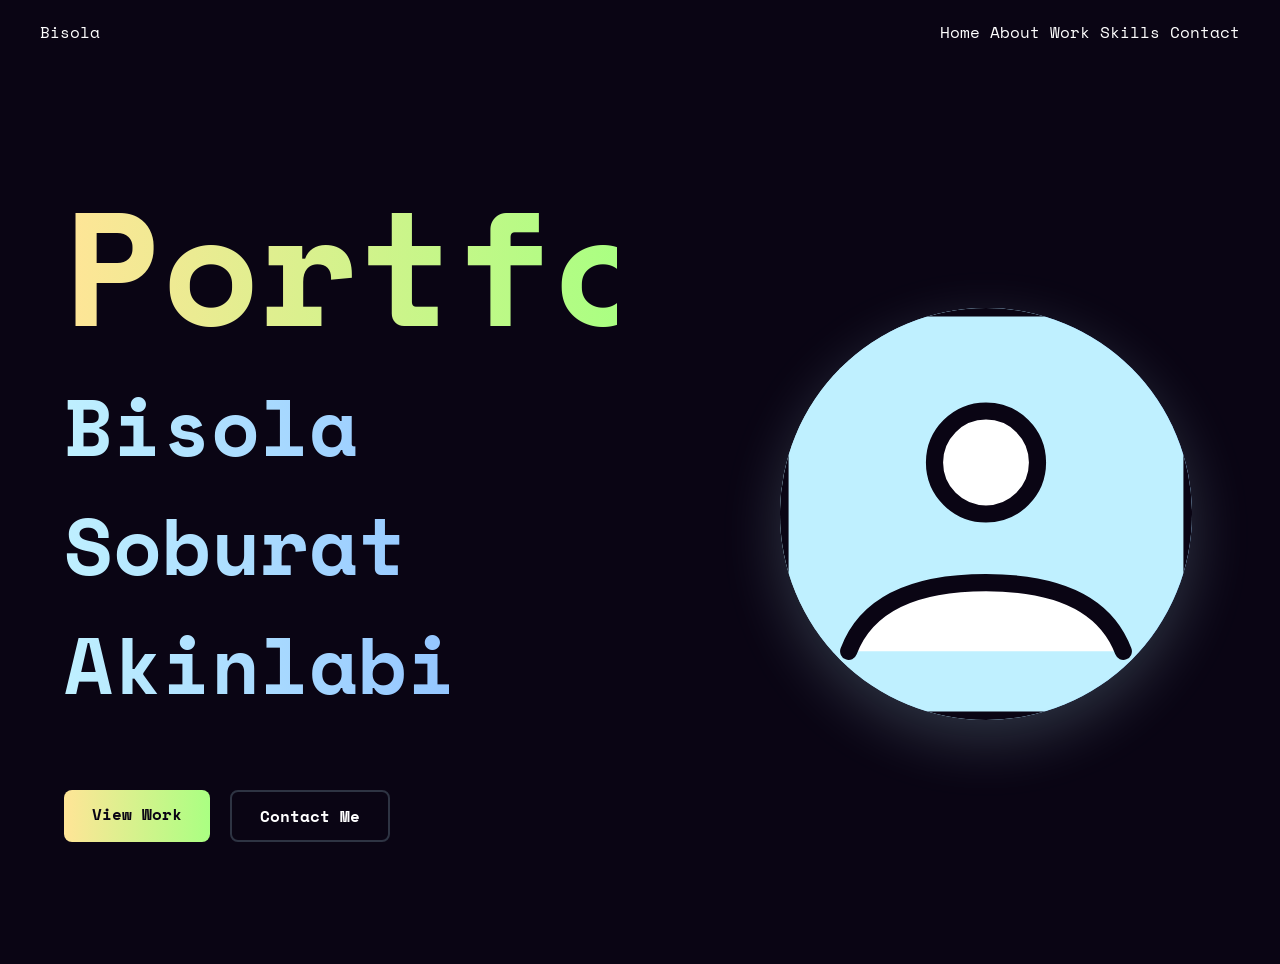
<file: index.html>
<!doctype html>
<html lang="en">
<head>
  <meta charset="utf-8" />
  <meta name="viewport" content="width=device-width,initial-scale=1" />
  <title>Bisola Akinlabi — Portfolio</title>
  <link rel="stylesheet" href="assets/styles.css">
</head>
<body>
  <header class="container page-nav">
    <nav class="nav">
      <div class="logo"><a href="index.html">Bisola</a></div>
      <div style="margin-left:auto"><a href="index.html">Home</a> <a href="about.html">About</a> <a href="work.html">Work</a> <a href="skills.html">Skills</a> <a href="contact.html">Contact</a></div>
    </nav>
  </header>

  <main>
    <section class="container" style="min-height:100vh;display:flex;align-items:center;justify-content:space-between;padding:0 24px">
      <div style="width:48%">
        <h1 style="font-size:160px;margin:0;line-height:1;background-image:linear-gradient(90deg,#FFE597,#AAFF82);-webkit-background-clip:text;color:transparent;font-family:'Space Mono',monospace">Portfolio</h1>
        <h2 style="font-size:80px;margin-top:20px;background-image:linear-gradient(90deg,#BFF0FF,#82B4FF);-webkit-background-clip:text;color:transparent;font-family:'Space Mono',monospace">Bisola Soburat Akinlabi</h2>
        <div style="margin-top:40px;display:flex;gap:20px;flex-wrap:wrap">
          <a class="btn btn-primary" href="work.html">View Work</a>
          <a class="btn btn-ghost" href="contact.html">Contact Me</a>
        </div>
      </div>

      <div style="width:40%;display:flex;align-items:center;justify-content:center">
        <div style="width:412px;height:412px;border-radius:50%;background-image:linear-gradient(90deg,#BFF0FF,#82B4FF);display:flex;align-items:center;justify-content:center;overflow:hidden;box-shadow:0 20px 60px rgba(191,240,255,0.2)">
          <img src="assets/avatar.svg" alt="Avatar" style="width:100%;height:100%;object-fit:cover" />
        </div>
      </div>
    </section>
  </main>
</body>
</html>
</file>
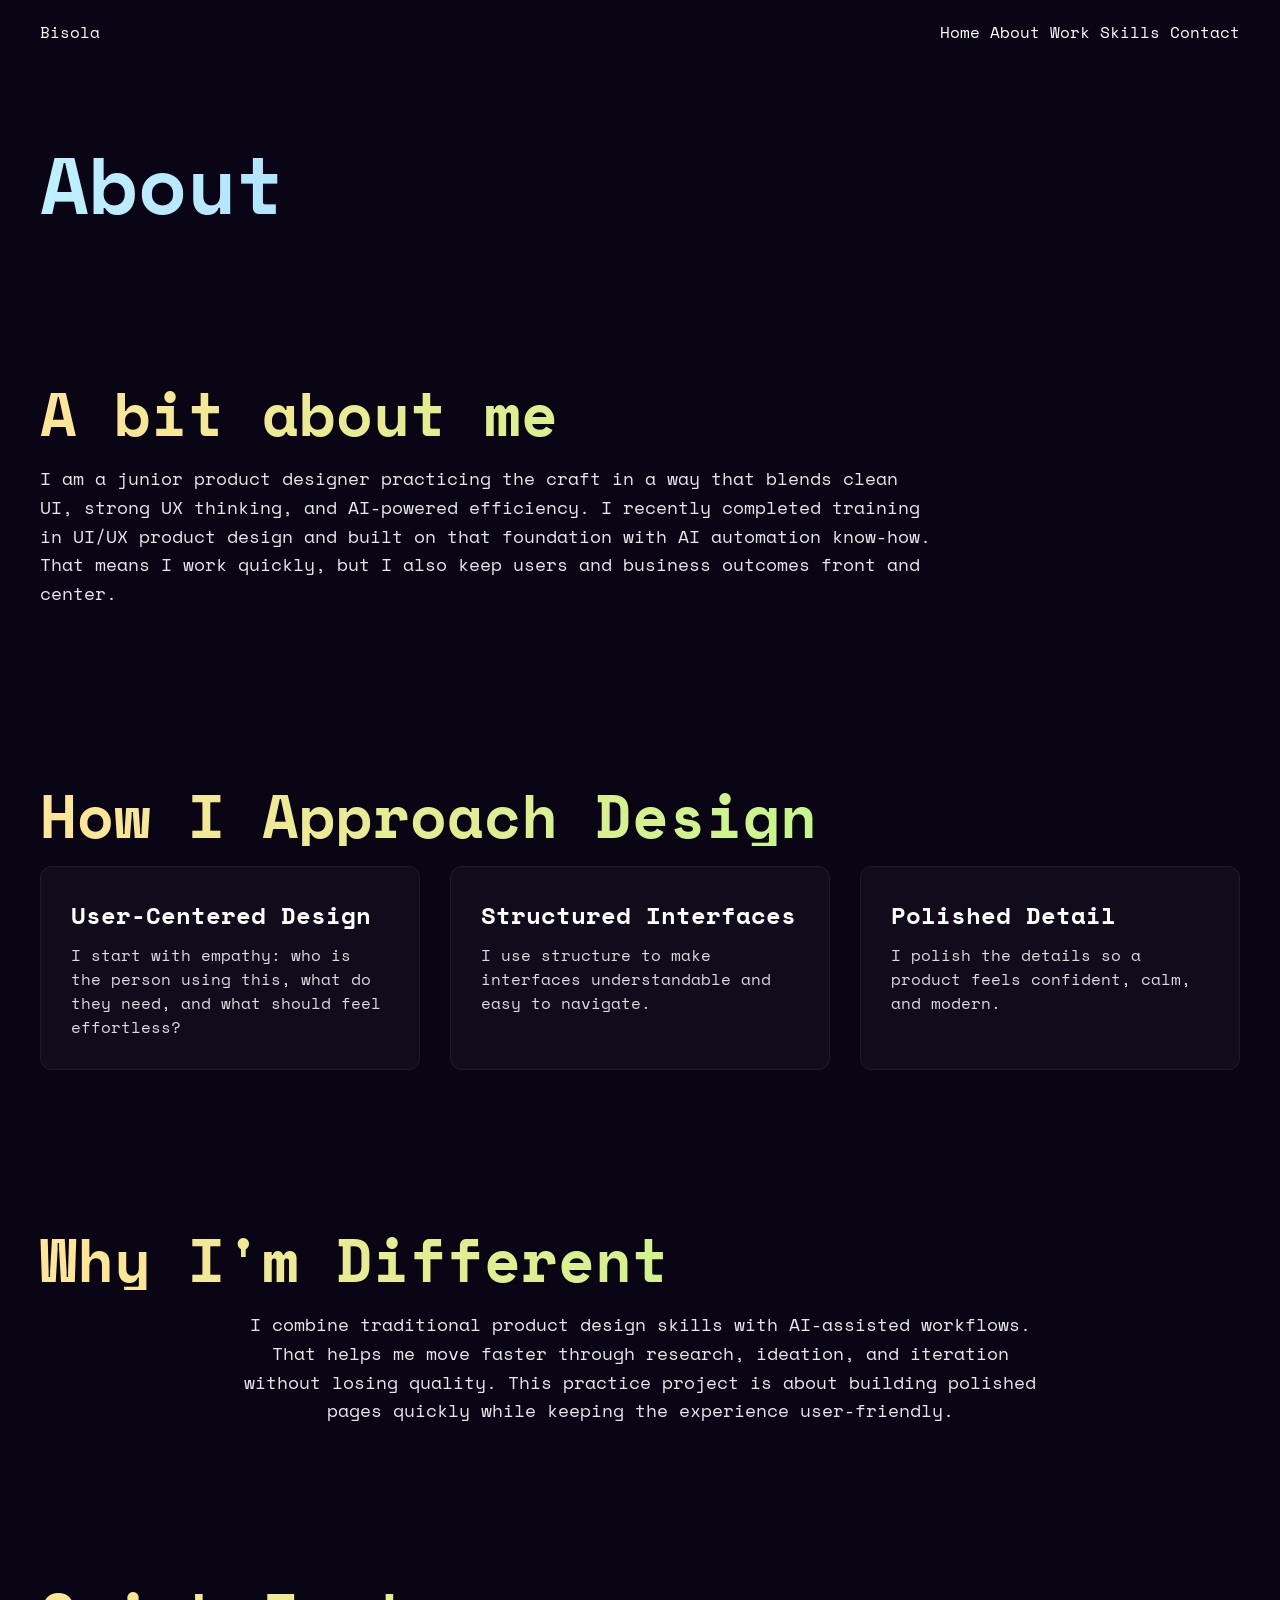
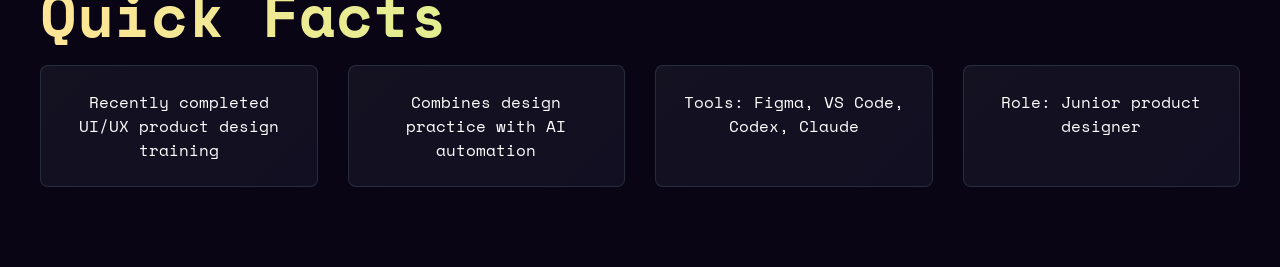
<file: about.html>
<!doctype html>
<html lang="en">
<head>
  <meta charset="utf-8" />
  <meta name="viewport" content="width=device-width,initial-scale=1" />
  <title>About — Bisola Akinlabi</title>
  <link rel="stylesheet" href="assets/styles.css">
</head>
<body>
  <header class="container page-nav">
    <nav class="nav">
      <div class="logo"><a href="index.html">Bisola</a></div>
      <div style="margin-left:auto"><a href="index.html">Home</a> <a href="about.html">About</a> <a href="work.html">Work</a> <a href="skills.html">Skills</a> <a href="contact.html">Contact</a></div>
    </nav>
  </header>

  <main>
    <section class="container page-header">
      <h1 class="page-title">About</h1>
    </section>

    <section class="container section">
      <h2 class="h2">A bit about me</h2>
      <p class="lead">I am a junior product designer practicing the craft in a way that blends clean UI, strong UX thinking, and AI-powered efficiency.

I recently completed training in UI/UX product design and built on that foundation with AI automation know-how. That means I work quickly, but I also keep users and business outcomes front and center.</p>
    </section>

    <section class="container section">
      <h2 class="h2">How I Approach Design</h2>
      <div class="grid cols-3">
        <div class="card">
          <h3>User-Centered Design</h3>
          <p>I start with empathy: who is the person using this, what do they need, and what should feel effortless?</p>
        </div>
        <div class="card">
          <h3>Structured Interfaces</h3>
          <p>I use structure to make interfaces understandable and easy to navigate.</p>
        </div>
        <div class="card">
          <h3>Polished Detail</h3>
          <p>I polish the details so a product feels confident, calm, and modern.</p>
        </div>
      </div>
    </section>

    <section class="container section">
      <h2 class="h2">Why I'm Different</h2>
      <p class="lead" style="text-align:center;max-width:800px;margin:0 auto;">I combine traditional product design skills with AI-assisted workflows. That helps me move faster through research, ideation, and iteration without losing quality. This practice project is about building polished pages quickly while keeping the experience user-friendly.</p>
    </section>

    <section class="container section facts">
      <h2 class="h2">Quick Facts</h2>
      <div class="grid cols-4">
        <div class="fact">Recently completed UI/UX product design training</div>
        <div class="fact">Combines design practice with AI automation</div>
        <div class="fact">Tools: Figma, VS Code, Codex, Claude</div>
        <div class="fact">Role: Junior product designer</div>
      </div>
    </section>
  </main>
</body>
</html>
</file>
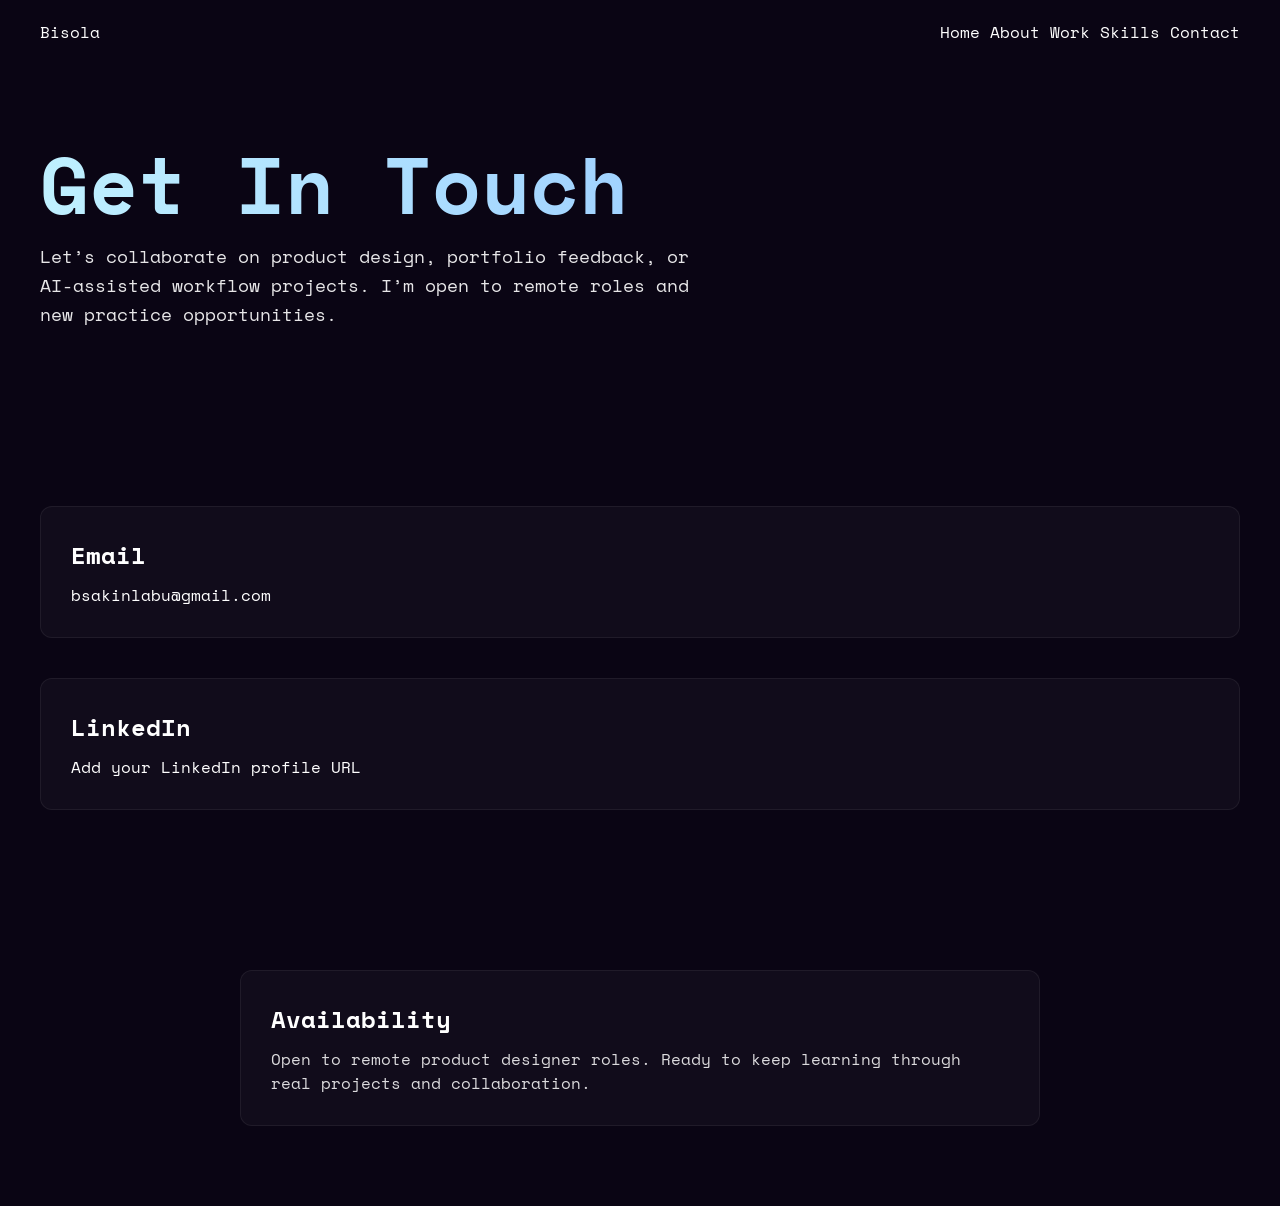
<file: contact.html>
<!doctype html>
<html lang="en">
<head>
  <meta charset="utf-8" />
  <meta name="viewport" content="width=device-width,initial-scale=1" />
  <title>Contact — Bisola Akinlabi</title>
  <link rel="stylesheet" href="assets/styles.css">
</head>
<body>
  <header class="container page-nav">
    <nav class="nav">
      <div class="logo"><a href="index.html">Bisola</a></div>
      <div style="margin-left:auto"><a href="index.html">Home</a> <a href="about.html">About</a> <a href="work.html">Work</a> <a href="skills.html">Skills</a> <a href="contact.html">Contact</a></div>
    </nav>
  </header>

  <main>
    <section class="container page-header">
      <h1 class="page-title">Get In Touch</h1>
      <p class="lead" style="max-width:650px">Let’s collaborate on product design, portfolio feedback, or AI-assisted workflow projects. I’m open to remote roles and new practice opportunities.</p>
    </section>

    <section class="container section">
      <div class="grid cols-2" style="gap:40px;">
        <div class="card">
          <h3>Email</h3>
          <p><a href="mailto:bsakinlabu@gmail.com" style="color:#ffffff;text-decoration:none;">bsakinlabu@gmail.com</a></p>
        </div>
        <div class="card">
          <h3>LinkedIn</h3>
          <p><a href="#" style="color:#ffffff;text-decoration:none;">Add your LinkedIn profile URL</a></p>
        </div>
      </div>
    </section>

    <section class="container section">
      <div class="card" style="max-width:800px;margin:0 auto;">
        <h3>Availability</h3>
        <p>Open to remote product designer roles. Ready to keep learning through real projects and collaboration.</p>
      </div>
    </section>
  </main>
</body>
</html>
</file>
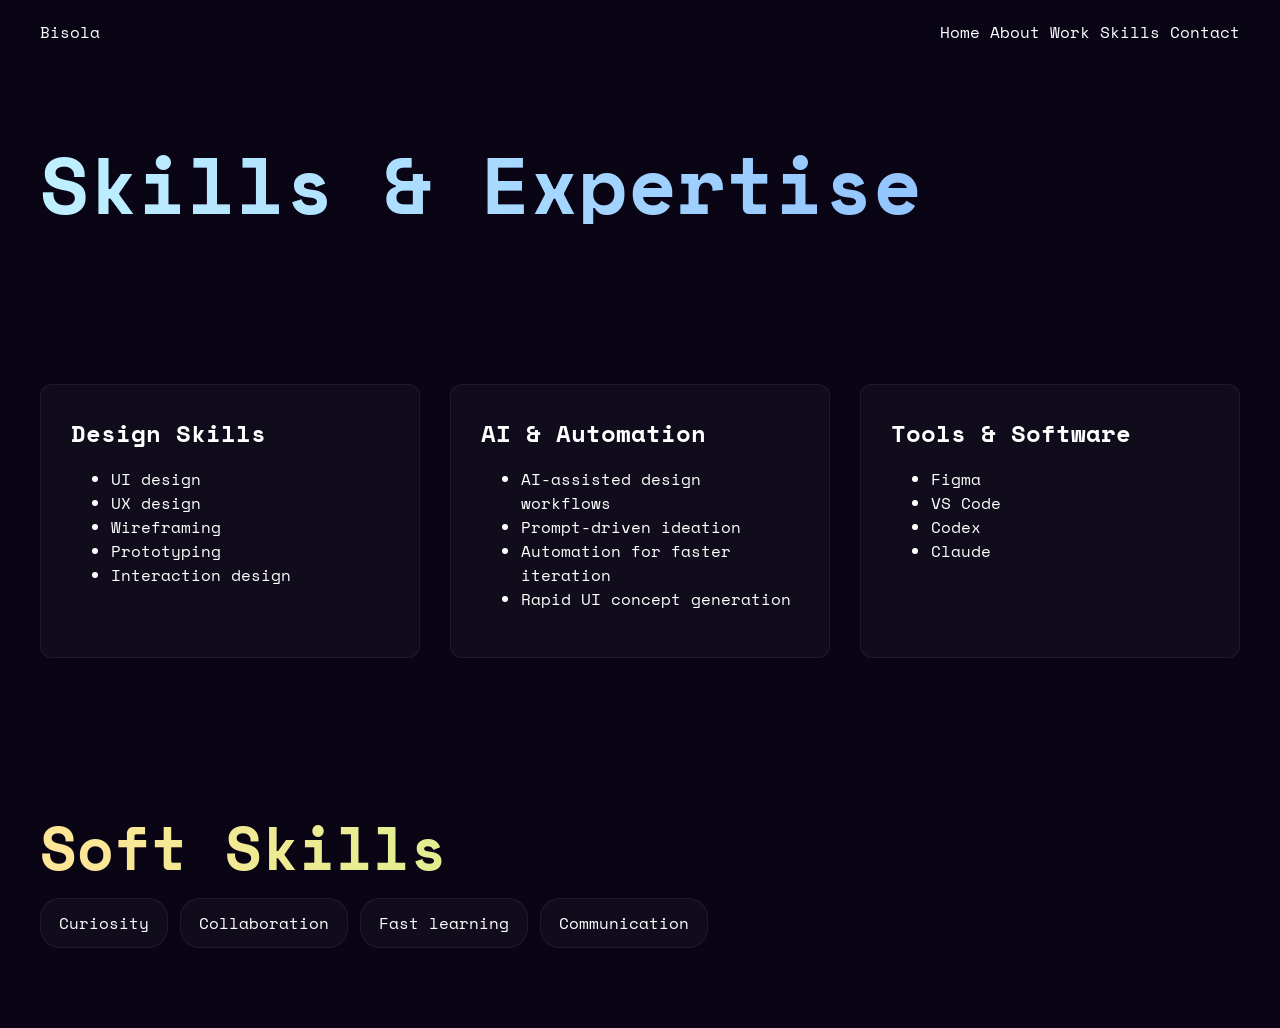
<file: skills.html>
<!doctype html>
<html lang="en">
<head>
  <meta charset="utf-8" />
  <meta name="viewport" content="width=device-width,initial-scale=1" />
  <title>Skills — Bisola Akinlabi</title>
  <link rel="stylesheet" href="assets/styles.css">
</head>
<body>
  <header class="container page-nav">
    <nav class="nav">
      <div class="logo"><a href="index.html">Bisola</a></div>
      <div style="margin-left:auto"><a href="index.html">Home</a> <a href="about.html">About</a> <a href="work.html">Work</a> <a href="skills.html">Skills</a> <a href="contact.html">Contact</a></div>
    </nav>
  </header>

  <main>
    <section class="container page-header">
      <h1 class="page-title">Skills & Expertise</h1>
    </section>

    <section class="container section">
      <div class="grid cols-3">
        <div class="card">
          <h3>Design Skills</h3>
          <ul>
            <li>UI design</li>
            <li>UX design</li>
            <li>Wireframing</li>
            <li>Prototyping</li>
            <li>Interaction design</li>
          </ul>
        </div>

        <div class="card">
          <h3>AI & Automation</h3>
          <ul>
            <li>AI-assisted design workflows</li>
            <li>Prompt-driven ideation</li>
            <li>Automation for faster iteration</li>
            <li>Rapid UI concept generation</li>
          </ul>
        </div>

        <div class="card">
          <h3>Tools & Software</h3>
          <ul>
            <li>Figma</li>
            <li>VS Code</li>
            <li>Codex</li>
            <li>Claude</li>
          </ul>
        </div>
      </div>
    </section>

    <section class="container section">
      <h2 class="h2">Soft Skills</h2>
      <div style="display:flex;flex-wrap:wrap;gap:12px;margin-top:16px">
        <div class="card" style="display:inline-block;padding:12px 18px;border-radius:20px;">Curiosity</div>
        <div class="card" style="display:inline-block;padding:12px 18px;border-radius:20px;">Collaboration</div>
        <div class="card" style="display:inline-block;padding:12px 18px;border-radius:20px;">Fast learning</div>
        <div class="card" style="display:inline-block;padding:12px 18px;border-radius:20px;">Communication</div>
      </div>
    </section>
  </main>
</body>
</html>
</file>
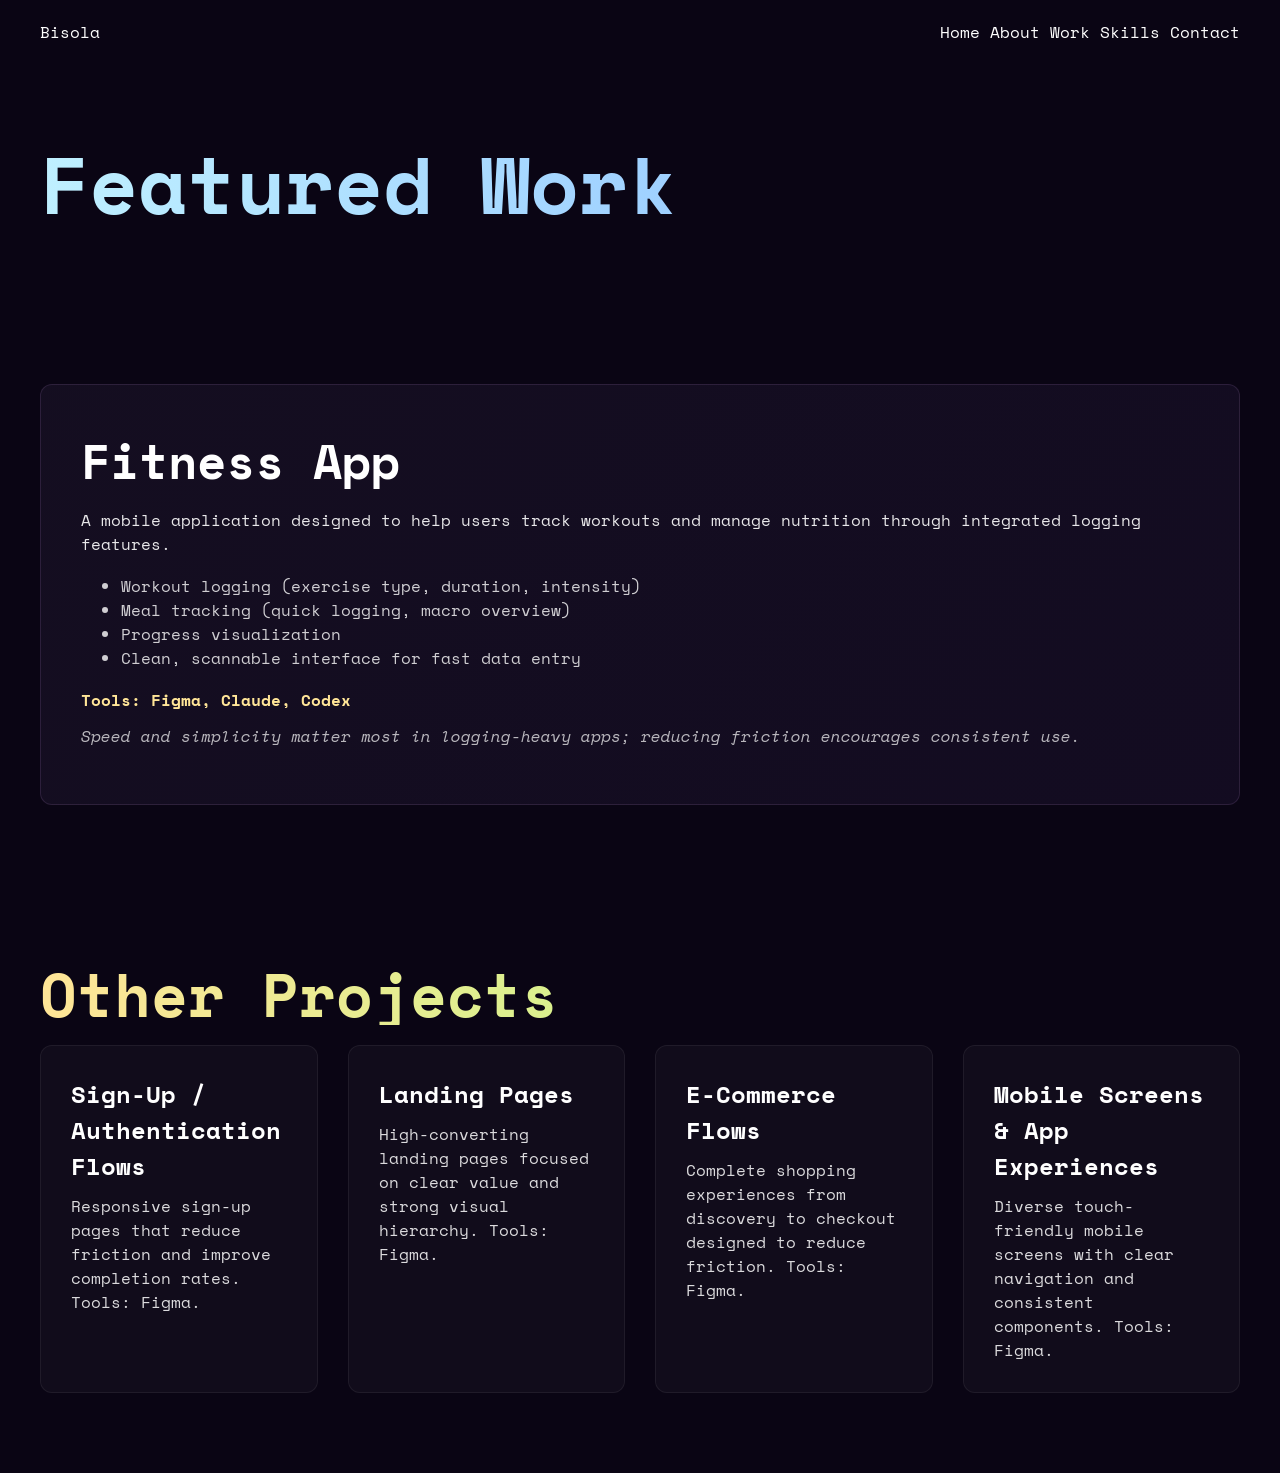
<file: work.html>
<!doctype html>
<html lang="en">
<head>
  <meta charset="utf-8" />
  <meta name="viewport" content="width=device-width,initial-scale=1" />
  <title>Work — Bisola Akinlabi</title>
  <link rel="stylesheet" href="assets/styles.css">
</head>
<body>
  <header class="container page-nav">
    <nav class="nav">
      <div class="logo"><a href="index.html">Bisola</a></div>
      <div style="margin-left:auto"><a href="index.html">Home</a> <a href="about.html">About</a> <a href="work.html">Work</a> <a href="skills.html">Skills</a> <a href="contact.html">Contact</a></div>
    </nav>
  </header>

  <main>
    <section class="container page-header">
      <h1 class="page-title">Featured Work</h1>
    </section>

    <section class="container section">
      <div class="featured">
        <h2>Fitness App</h2>
        <p style="margin-top:12px;color:rgba(255,255,255,0.9)">A mobile application designed to help users track workouts and manage nutrition through integrated logging features.</p>
        <div style="margin-top:18px;color:rgba(255,255,255,0.8)">
          <ul>
            <li>Workout logging (exercise type, duration, intensity)</li>
            <li>Meal tracking (quick logging, macro overview)</li>
            <li>Progress visualization</li>
            <li>Clean, scannable interface for fast data entry</li>
          </ul>
        </div>
        <div class="tools">Tools: Figma, Claude, Codex</div>
        <p style="margin-top:12px;font-style:italic;color:rgba(255,255,255,0.7)">Speed and simplicity matter most in logging-heavy apps; reducing friction encourages consistent use.</p>
      </div>
    </section>

    <section class="container section">
      <h2 class="h2">Other Projects</h2>
      <div class="grid cols-4">
        <div class="card">
          <h3>Sign-Up / Authentication Flows</h3>
          <p>Responsive sign-up pages that reduce friction and improve completion rates. Tools: Figma.</p>
        </div>
        <div class="card">
          <h3>Landing Pages</h3>
          <p>High-converting landing pages focused on clear value and strong visual hierarchy. Tools: Figma.</p>
        </div>
        <div class="card">
          <h3>E-Commerce Flows</h3>
          <p>Complete shopping experiences from discovery to checkout designed to reduce friction. Tools: Figma.</p>
        </div>
        <div class="card">
          <h3>Mobile Screens & App Experiences</h3>
          <p>Diverse touch-friendly mobile screens with clear navigation and consistent components. Tools: Figma.</p>
        </div>
      </div>
    </section>
  </main>
</body>
</html>
</file>
<file: assets/styles.css>
@import url('https://fonts.googleapis.com/css2?family=Space+Mono:wght@400;700&display=swap');
:root{
  --bg:#0A0514;
  --text:#ffffff;
  --lima-start:#FFE597;
  --lima-end:#AAFF82;
  --sky-start:#BFF0FF;
  --sky-end:#82B4FF;
  --accent:#151515;
  --container:1200px;
}
*{box-sizing:border-box}
html,body{height:100%;margin:0}
body{background:var(--bg);color:var(--text);font-family:'Space Mono',monospace;-webkit-font-smoothing:antialiased;padding:0}
.container{max-width:var(--container);margin:0 auto;padding:0 24px}
.page-header{padding:80px 0;text-align:left}
.page-title{font-size:80px;margin:0;line-height:1;-webkit-background-clip:text;background-image:linear-gradient(90deg,var(--sky-start),var(--sky-end));color:transparent}
.section{padding:80px 0}
.h2{font-size:60px;margin:0 0 20px 0;line-height:1;-webkit-background-clip:text;background-image:linear-gradient(90deg,var(--lima-start),var(--lima-end));color:transparent}
.lead{font-size:18px;color:rgba(255,255,255,0.9);line-height:1.6;max-width:900px}
.grid{display:grid;gap:30px}
.grid.cols-3{grid-template-columns:repeat(3,1fr)}
.grid.cols-4{grid-template-columns:repeat(4,1fr)}
.grid.resp-2{grid-template-columns:repeat(2,1fr)}
.card{background:rgba(255,255,255,0.03);padding:30px;border-radius:12px;border:1px solid rgba(255,255,255,0.06)}
.card h3{margin:0 0 10px 0;font-size:24px}
.card p{margin:0;color:rgba(255,255,255,0.85)}
.facts .fact{padding:24px;border-radius:8px;text-align:center;background:linear-gradient(135deg, rgba(191,240,255,0.06), rgba(130,180,255,0.06));border:1px solid rgba(191,240,255,0.12)}
.btn{display:inline-block;padding:12px 28px;border-radius:8px;font-weight:700;text-decoration:none}
.btn-primary{background:linear-gradient(90deg,var(--lima-start),var(--lima-end));color:#0A0514}
.btn-ghost{background:transparent;border:2px solid rgba(191,240,255,0.2);color:var(--text)}
.page-nav{padding:20px 0}
.nav{display:flex;gap:24px;align-items:center}
.nav a{color:var(--text);text-decoration:none}
.featured{padding:40px;border-radius:12px;background:linear-gradient(135deg, rgba(191,166,244,0.06), rgba(169,129,254,0.06));border:1px solid rgba(219,166,244,0.12)}
.featured h2{font-size:48px;margin:0}
.tools{color:var(--lima-start);font-weight:700;margin-top:18px}
/* Responsive */
@media (max-width:1024px){.page-title{font-size:60px}.h2{font-size:50px}.grid.cols-3{grid-template-columns:repeat(2,1fr)}}
@media (max-width:600px){.page-title{font-size:40px}.h2{font-size:32px}.grid.cols-3{grid-template-columns:repeat(1,1fr)}.grid.cols-4{grid-template-columns:repeat(1,1fr)}.container{padding:0 16px}}
</file>
